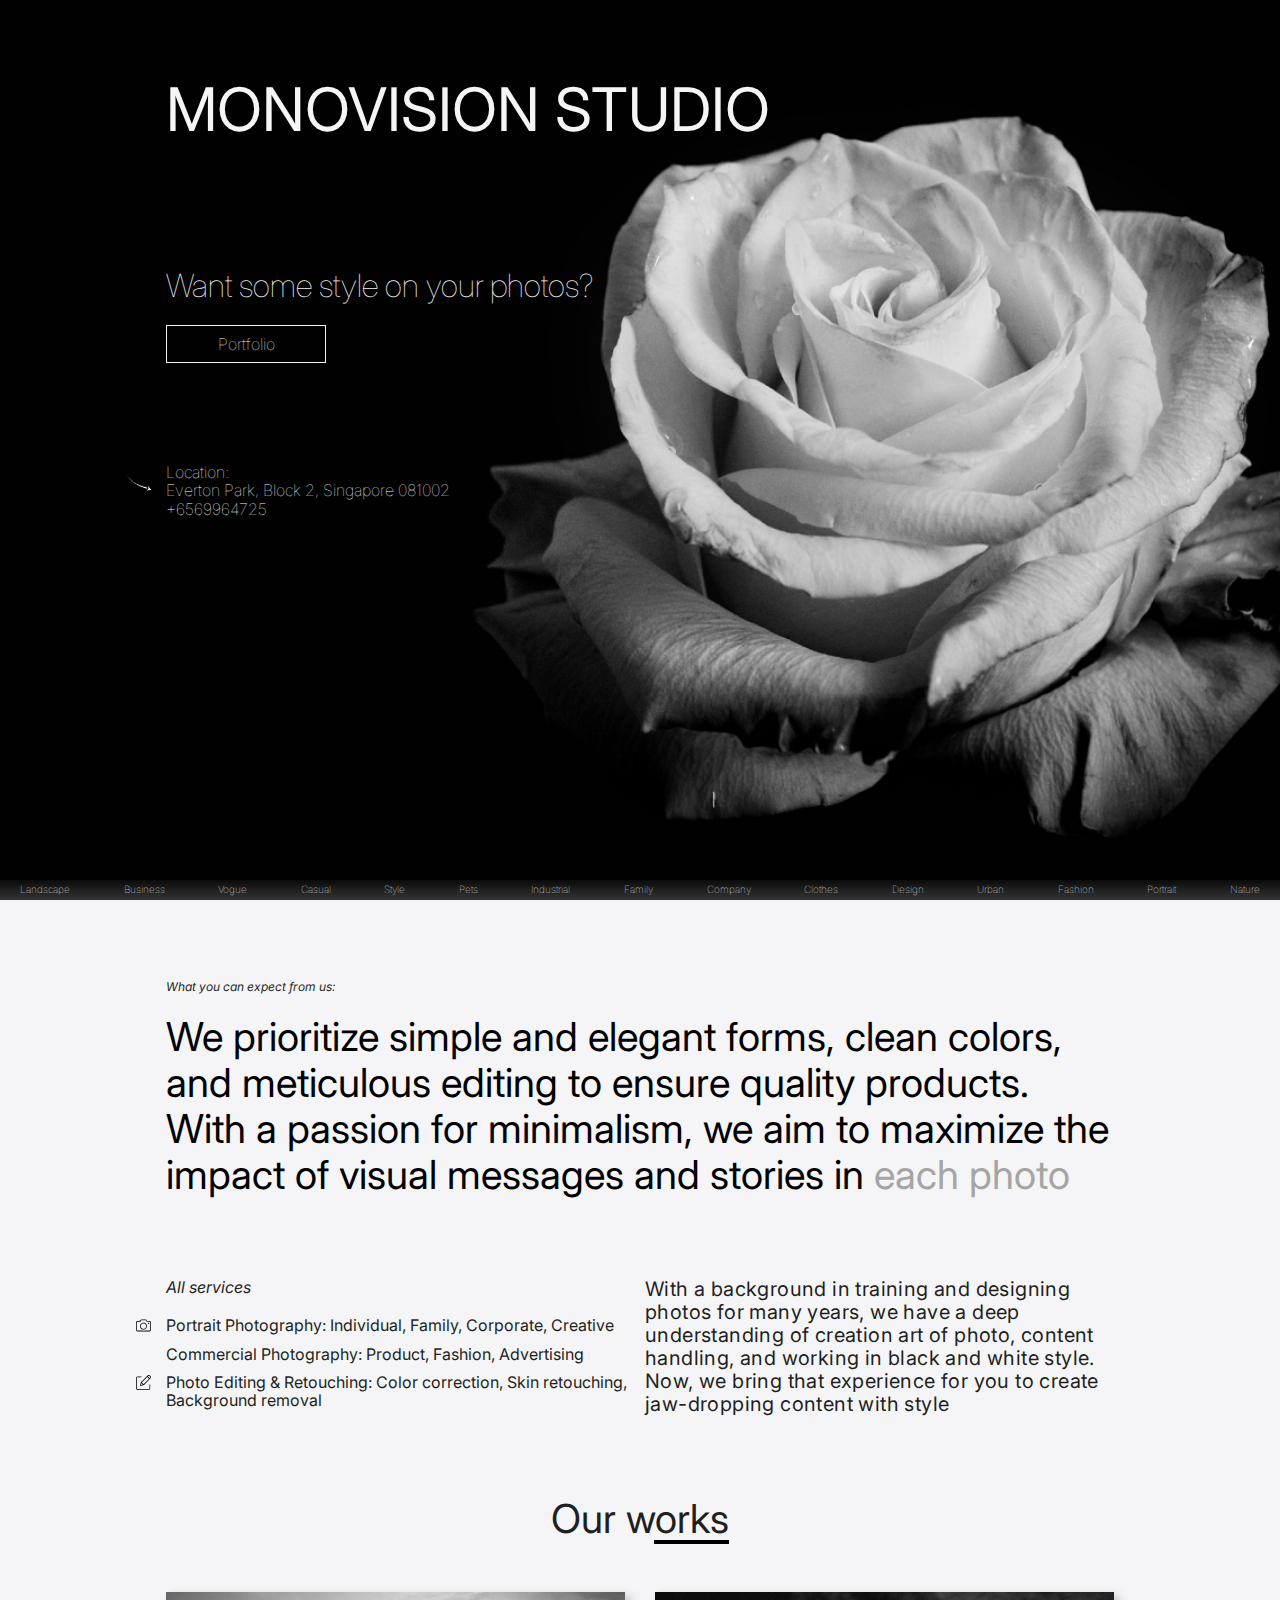
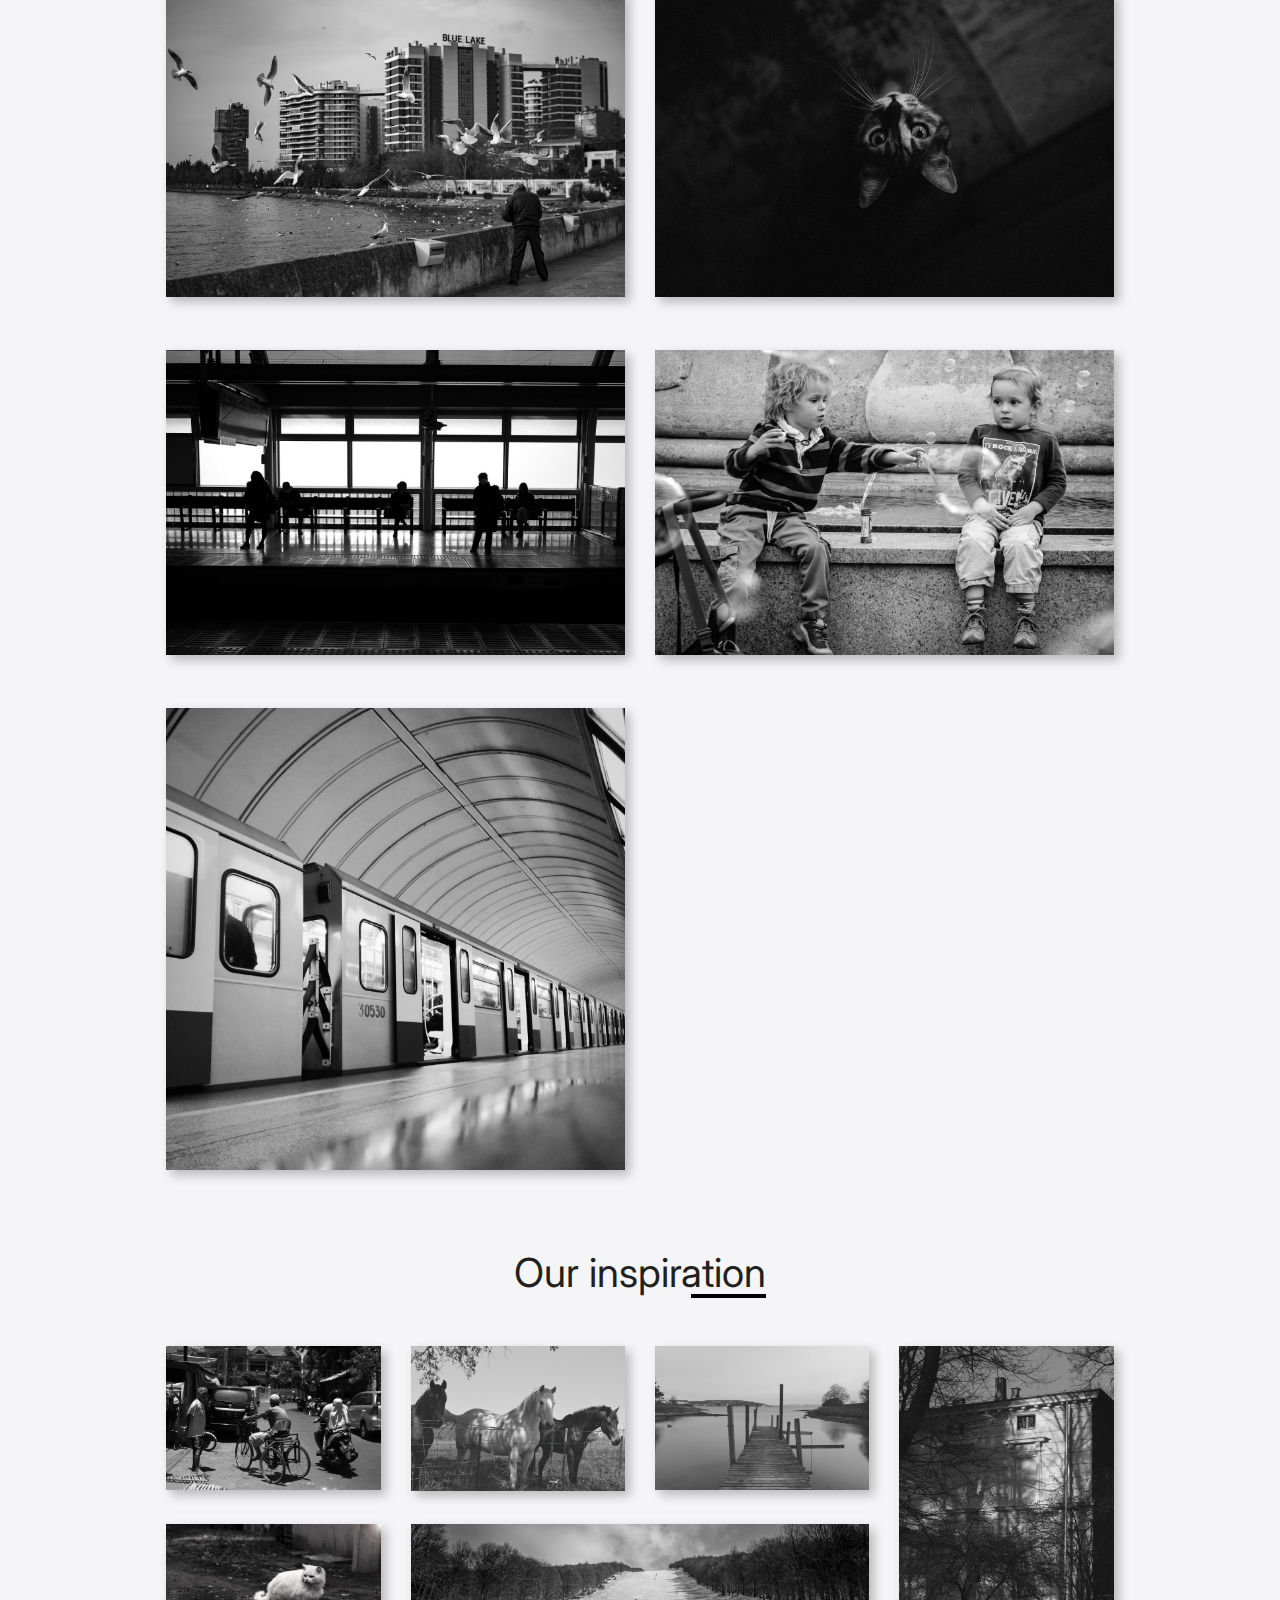
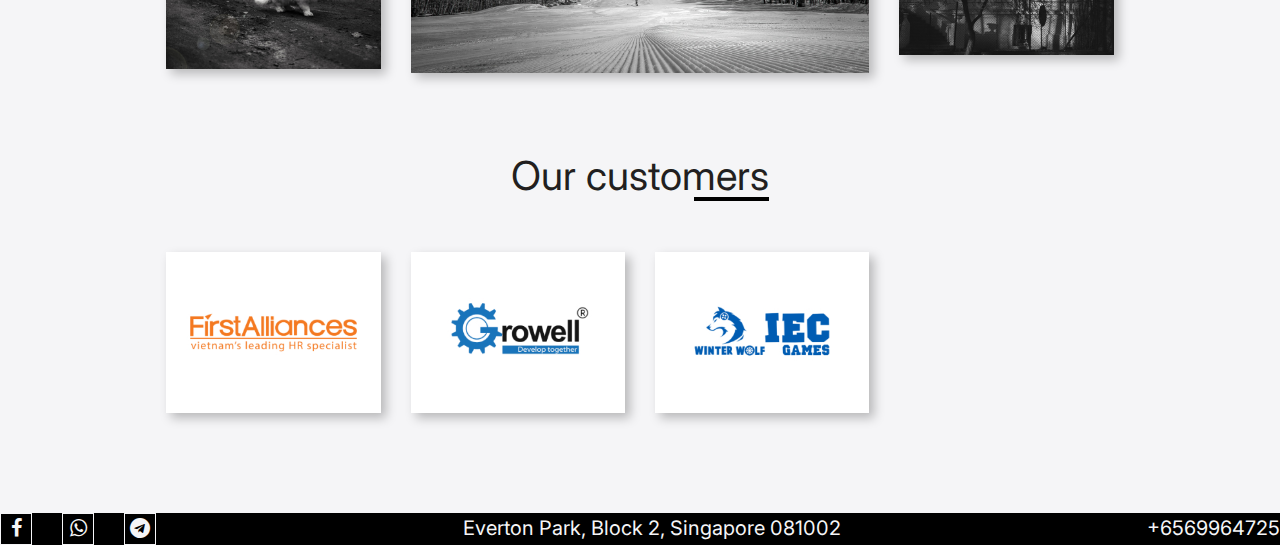
<file: index.html>
<!DOCTYPE html>
<html lang="en">
<head>
    <meta charset="UTF-8">
    <meta name="viewport" content="width=device-width, initial-scale=1.0">
    <meta name="description" content="Website for Monovision studio">
    <meta name="author" content="Bendik Olha">
    <title>Monovision Studio</title>
    <link rel="icon" type="img/x-icon" href="favicon.ico">
    <link rel="stylesheet" href="css/modern-normalize.css">
    <link rel="preconnect" href="https://fonts.googleapis.com">
    <link rel="preconnect" href="https://fonts.gstatic.com" crossorigin>
    <link href="https://fonts.googleapis.com/css2?family=Inter:opsz@14..32&display=swap" rel="stylesheet">
    <link rel="stylesheet" href="css/fontello.css">

    <link rel="stylesheet" href="css/style.css?version=1.2">
</head>
<body>

    <main>
    <section class="promo">
        <div class="container">
            <h1 class="promo__title">Monovision Studio</h1>
            <h2 class="promo__subtitle">Want some style on your photos?</h2>
            <a href="#portfolio" class="btn">Portfolio</a>
            <div class="promo__address">
                Location:
                <address>Everton Park, Block 2, Singapore 081002 </address>
                <a href="tel:+6569964725">+6569964725</a>
            </div>
          </div>
          <ul class="keywords">
            <li>Landscape</li>
            <li>Business</li>
            <li>Vogue</li>
            <li>Casual</li>
            <li>Style</li>
            <li>Pets</li>
            <li>Industrial</li>
            <li>Family</li>
            <li>Company</li>
            <li>Clothes</li>
            <li>Design</li>
            <li>Urban</li>
            <li>Fashion</li>
            <li>Portrait</li>
            <li>Nature</li>
          </ul>
        </section>

        <section class="about">
            <div class="container">
                <h2 class="about__title">What you can expect from us:</h2>
                <p class="about__text">We prioritize simple and elegant forms, clean colors, and meticulous editing to ensure quality products. With a passion
                for minimalism, we aim to maximize the impact of visual messages and stories in <span>each photo</span>
            </p>
            <div class="services">
                <div class="services__items">
                    <div class="services__items__subtitle">
                        All services
                    </div>
                    <ul>
                        <li>Portrait Photography: Individual, Family, Corporate, Creative

                        </li>
                        <li>Commercial Photography: Product, Fashion, Advertising

                        </li>
                        <li>Photo Editing & Retouching: Color correction, Skin retouching, Background removal

                        </li>
                    </ul>

                </div>
                <p class="services__text">
                    With a background in training and designing photos for many years, we have a deep understanding of creation art of
                    photo, content handling, and working in black and white style.
                    <br>Now, we bring that experience for you to create jaw-dropping content with style
                </p>
            </div>
            </div>
        </section>

        <section class="works">
            <div id = 'portfolio' class="container">

                <h2 class="title"><span>Our works</span>
                </h2>

                <div class="works__grid">
                    <img src="img/bridge.jpg" alt="bridge">
                    <img src="img/cat.jpg" alt="cat">
                    <img src="img/train.jpg" alt="train">
                    <img src="img/children.jpg" alt="two children">
                    <img src="img/underground.jpg" alt="underground">
                </div>

            </div>
        </section>

        <section class="inspiration">
            <div class="container">

                <h2 class="title"><span>Our inspiration</span></h2>

                <div class="inspiration__foto">
                    <img src="img/man.jpg" alt="mans">
                    <img src="img/horses.jpg" alt="horses">
                    <img src="img/bridge_inspiration.jpg" alt="bridge inspiration">
                    <img id='tenement' src="img/tenement.jpg" alt="tenement">
                    <img src="img/cat_inspiration.jpg" alt="cat inspiration">
                    <img id = 'sky' src="img/sky.jpg" alt="sky">    
                </div>

            </div>
        </section>
        <section class="costomers">
            <div class="container">
                <h2 class="title"><span>Our customers</span></h2>
                <div class="costomer__wrapper">
                    <img src="logo/logo-first-alliances.jpg" alt="logo-first-alliances">
                    <img src="logo/logo-growell.jpg" alt="logo-growell">
                    <img src="logo/logo-iec-winter-wolf.jpg" alt="logo-iec-winter-wolf">
                </div>
            </div>
        </section>

        <footer class = "footer">
                <ul class="footer__icons">
                        <li>
                            <a href="#" class="footer__link">
                             <span class="icon-facebook"></span>
                            </a>
                        </li>
                        <li>
                            <a href="#" class="footer__link">
                                <span class="icon-whatsapp"></span>
                            </a>
                        </li>
                        <li>
                            <a href="#" class="footer__link">
                                 <span class="icon-telegram"></span>
                            </a>
                        </li>
                </ul>
                <address class="footer__address">
                    Everton Park, Block 2, Singapore 081002
                </address>
                <a class ="footer__tel" href="tel:+6569964725">+6569964725</a>
        </footer>
      
    </main>

</body>
</html>
</file>
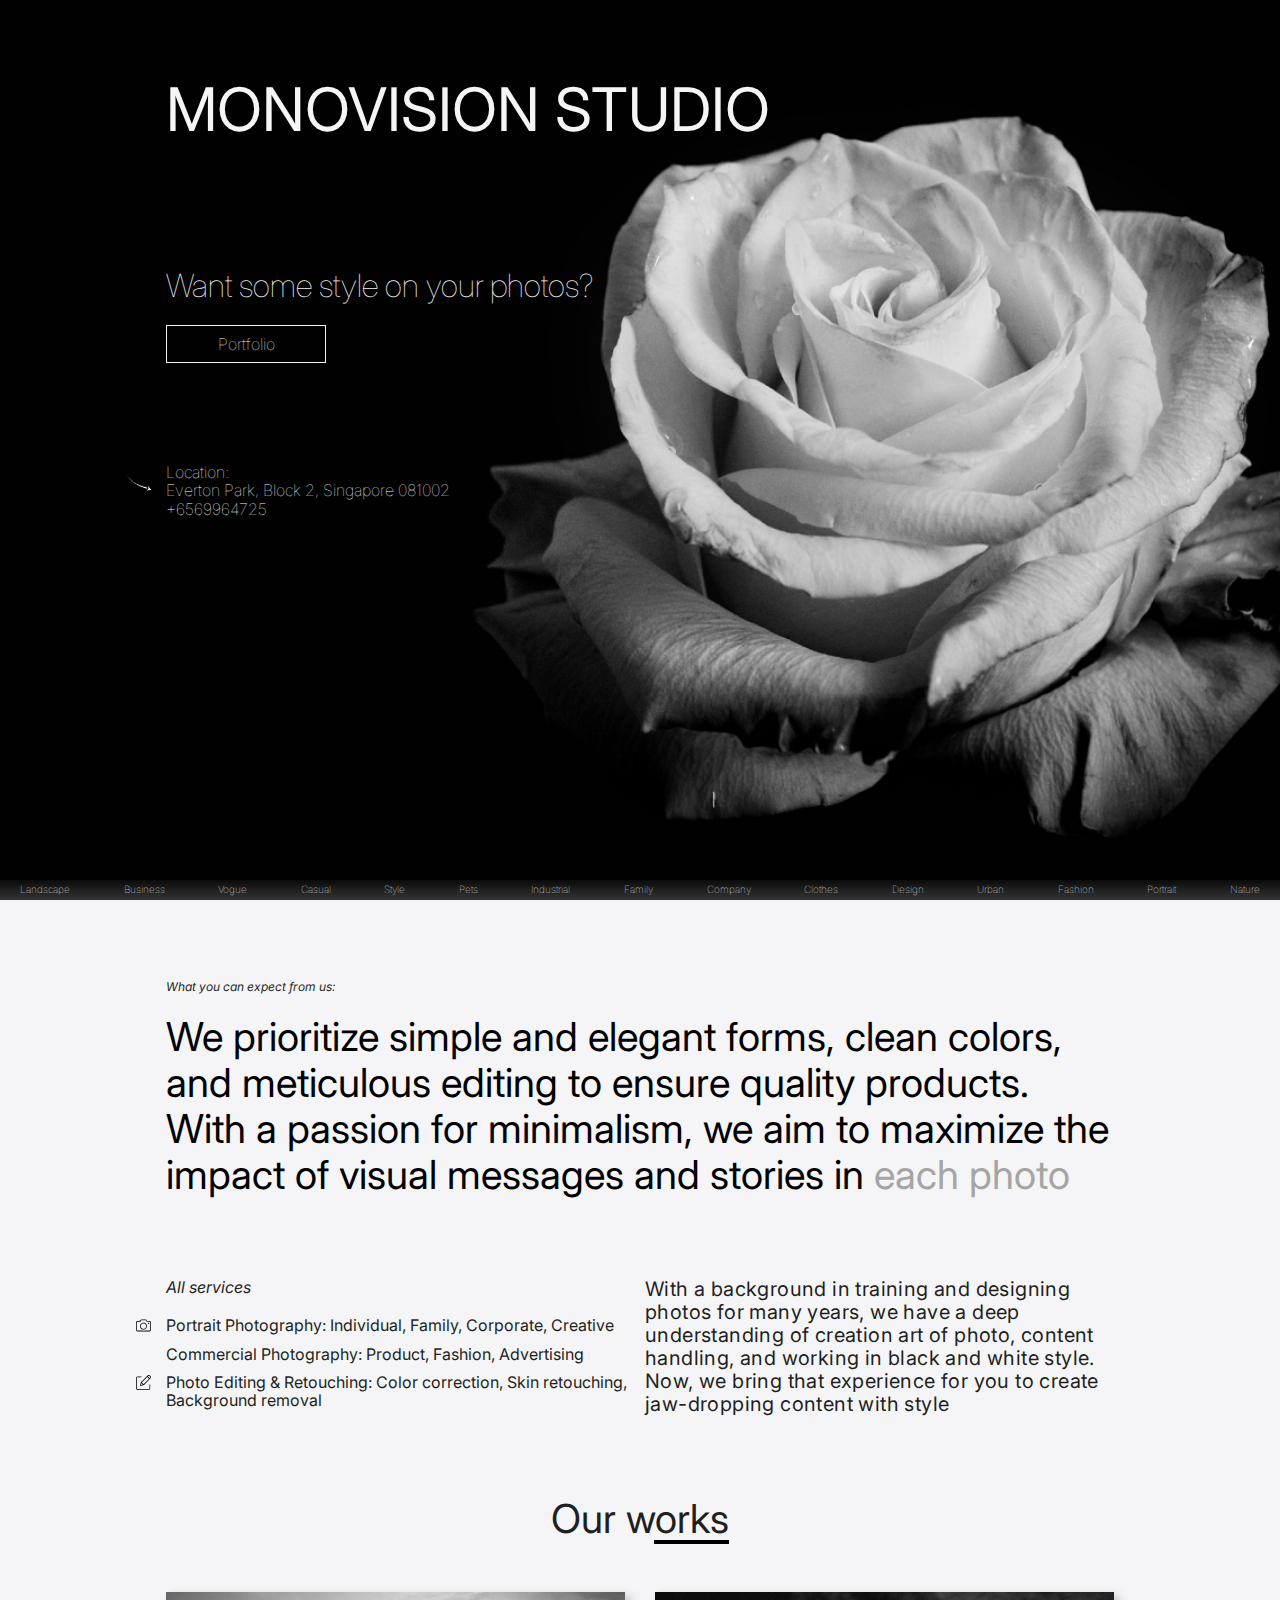
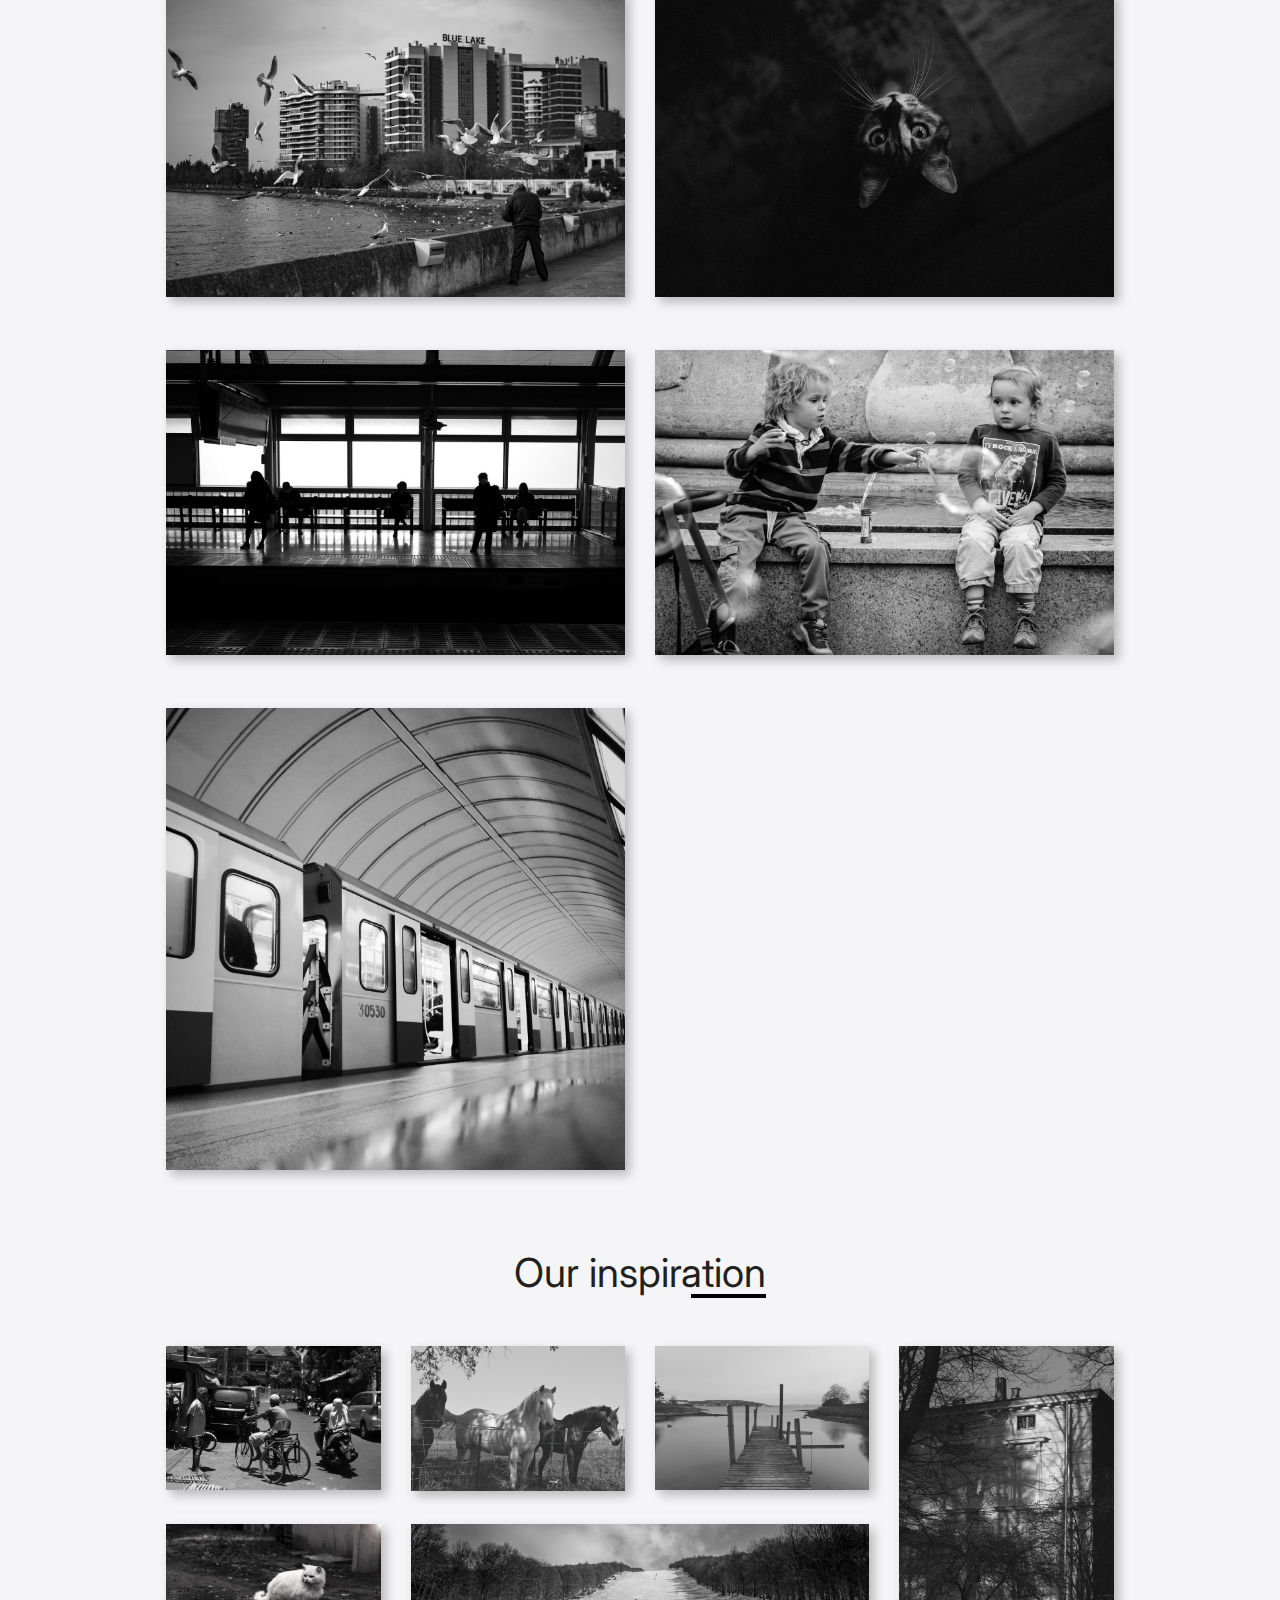
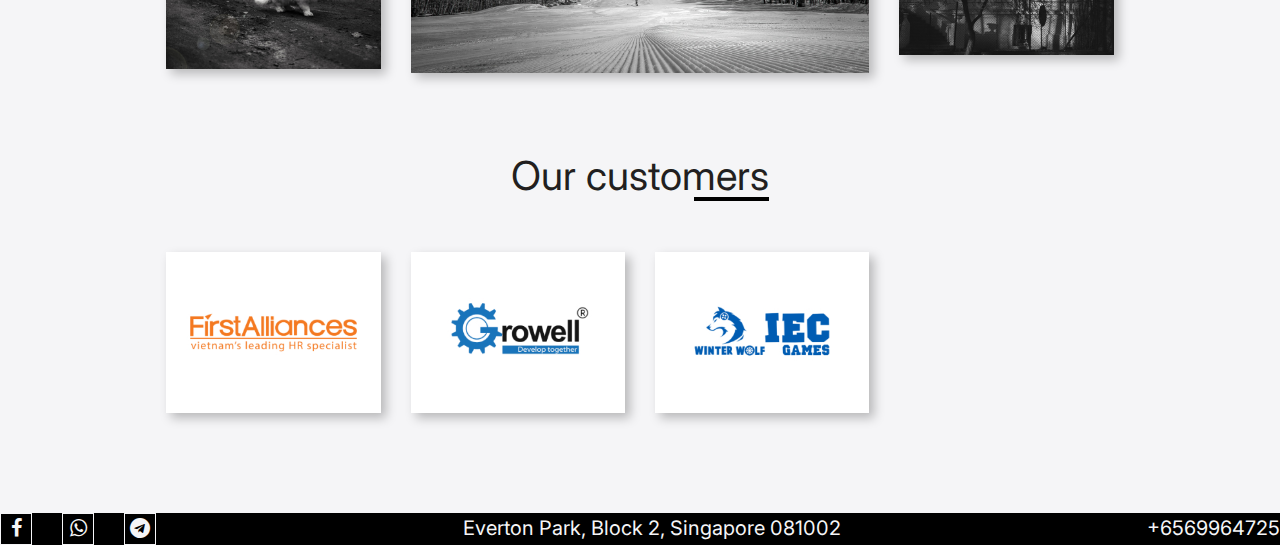
<file: Monovision studio/src/index.html>
<!DOCTYPE html>
<html lang="en">
<head>
    <meta charset="UTF-8">
    <meta name="viewport" content="width=device-width, initial-scale=1.0">
    <meta name="description" content="Website for Monovision studio">
    <meta name="author" content="Bendik Olha">
    <title>Monovision Studio</title>
    <link rel="icon" type="img/x-icon" href="favicon.ico">
    <link rel="stylesheet" href="css/modern-normalize.css">
    <link rel="preconnect" href="https://fonts.googleapis.com">
    <link rel="preconnect" href="https://fonts.gstatic.com" crossorigin>
    <link href="https://fonts.googleapis.com/css2?family=Inter:opsz@14..32&display=swap" rel="stylesheet">
    <link rel="stylesheet" href="css/fontello.css">

    <link rel="stylesheet" href="css/style.css?version=1.2">
</head>
<body>

    <main>
    <section class="promo">
        <div class="container">
            <h1 class="promo__title">Monovision Studio</h1>
            <h2 class="promo__subtitle">Want some style on your photos?</h2>
            <a href="#portfolio" class="btn">Portfolio</a>
            <div class="promo__address">
                Location:
                <address>Everton Park, Block 2, Singapore 081002 </address>
                <a href="tel:+6569964725">+6569964725</a>
            </div>
          </div>
          <ul class="keywords">
            <li>Landscape</li>
            <li>Business</li>
            <li>Vogue</li>
            <li>Casual</li>
            <li>Style</li>
            <li>Pets</li>
            <li>Industrial</li>
            <li>Family</li>
            <li>Company</li>
            <li>Clothes</li>
            <li>Design</li>
            <li>Urban</li>
            <li>Fashion</li>
            <li>Portrait</li>
            <li>Nature</li>
          </ul>
        </section>

        <section class="about">
            <div class="container">
                <h2 class="about__title">What you can expect from us:</h2>
                <p class="about__text">We prioritize simple and elegant forms, clean colors, and meticulous editing to ensure quality products. With a passion
                for minimalism, we aim to maximize the impact of visual messages and stories in <span>each photo</span>
            </p>
            <div class="services">
                <div class="services__items">
                    <div class="services__items__subtitle">
                        All services
                    </div>
                    <ul>
                        <li>Portrait Photography: Individual, Family, Corporate, Creative

                        </li>
                        <li>Commercial Photography: Product, Fashion, Advertising

                        </li>
                        <li>Photo Editing & Retouching: Color correction, Skin retouching, Background removal

                        </li>
                    </ul>

                </div>
                <p class="services__text">
                    With a background in training and designing photos for many years, we have a deep understanding of creation art of
                    photo, content handling, and working in black and white style.
                    <br>Now, we bring that experience for you to create jaw-dropping content with style
                </p>
            </div>
            </div>
        </section>

        <section class="works">
            <div id = 'portfolio' class="container">

                <h2 class="title"><span>Our works</span>
                </h2>

                <div class="works__grid">
                    <img src="img/bridge.jpg" alt="bridge">
                    <img src="img/cat.jpg" alt="cat">
                    <img src="img/train.jpg" alt="train">
                    <img src="img/children.jpg" alt="two children">
                    <img src="img/underground.jpg" alt="underground">
                </div>

            </div>
        </section>

        <section class="inspiration">
            <div class="container">

                <h2 class="title"><span>Our inspiration</span></h2>

                <div class="inspiration__foto">
                    <img src="img/man.jpg" alt="mans">
                    <img src="img/horses.jpg" alt="horses">
                    <img src="img/bridge_inspiration.jpg" alt="bridge inspiration">
                    <img id='tenement' src="img/tenement.jpg" alt="tenement">
                    <img src="img/cat_inspiration.jpg" alt="cat inspiration">
                    <img id = 'sky' src="img/sky.jpg" alt="sky">    
                </div>

            </div>
        </section>
        <section class="costomers">
            <div class="container">
                <h2 class="title"><span>Our customers</span></h2>
                <div class="costomer__wrapper">
                    <img src="logo/logo-first-alliances.jpg" alt="logo-first-alliances">
                    <img src="logo/logo-growell.jpg" alt="logo-growell">
                    <img src="logo/logo-iec-winter-wolf.jpg" alt="logo-iec-winter-wolf">
                </div>
            </div>
        </section>

        <footer class = "footer">
                <ul class="footer__icons">
                        <li>
                            <a href="#" class="footer__link">
                             <span class="icon-facebook"></span>
                            </a>
                        </li>
                        <li>
                            <a href="#" class="footer__link">
                                <span class="icon-whatsapp"></span>
                            </a>
                        </li>
                        <li>
                            <a href="#" class="footer__link">
                                 <span class="icon-telegram"></span>
                            </a>
                        </li>
                </ul>
                <address class="footer__address">
                    Everton Park, Block 2, Singapore 081002
                </address>
                <a class ="footer__tel" href="tel:+6569964725">+6569964725</a>
        </footer>
      
    </main>

</body>
</html>
</file>
<file: css/fontello.css>
@font-face {
  font-family: 'fontello';
  src: url('../font/fontello.eot?3484153');
  src: url('../font/fontello.eot?3484153#iefix') format('embedded-opentype'),
       url('../font/fontello.woff2?3484153') format('woff2'),
       url('../font/fontello.woff?3484153') format('woff'),
       url('../font/fontello.ttf?3484153') format('truetype'),
       url('../font/fontello.svg?3484153#fontello') format('svg');
  font-weight: normal;
  font-style: normal;
}
/* Chrome hack: SVG is rendered more smooth in Windozze. 100% magic, uncomment if you need it. */
/* Note, that will break hinting! In other OS-es font will be not as sharp as it could be */
/*
@media screen and (-webkit-min-device-pixel-ratio:0) {
  @font-face {
    font-family: 'fontello';
    src: url('../font/fontello.svg?3484153#fontello') format('svg');
  }
}
*/
[class^="icon-"]:before, [class*=" icon-"]:before {
  font-family: "fontello";
  font-style: normal;
  font-weight: normal;
  speak: never;

  display: inline-block;
  text-decoration: inherit;
  width: 1em;
  margin-right: .2em;
  text-align: center;
  /* opacity: .8; */

  /* For safety - reset parent styles, that can break glyph codes*/
  font-variant: normal;
  text-transform: none;

  /* fix buttons height, for twitter bootstrap */
  line-height: 1em;

  /* Animation center compensation - margins should be symmetric */
  /* remove if not needed */
  margin-left: .2em;

  /* you can be more comfortable with increased icons size */
  /* font-size: 120%; */

  /* Font smoothing. That was taken from TWBS */
  -webkit-font-smoothing: antialiased;
  -moz-osx-font-smoothing: grayscale;

  /* Uncomment for 3D effect */
  /* text-shadow: 1px 1px 1px rgba(127, 127, 127, 0.3); */
}

.icon-facebook:before { content: '\f09a'; } /* '' */
.icon-whatsapp:before { content: '\f232'; } /* '' */
.icon-telegram:before { content: '\f2c6'; } /* '' */
</file>
<file: css/style.css>
h1,
h2,
h3,
h4,
h5,
figure,
p,
ol,
ul {
    margin: 0;
}

ol[role="list"],
ul[role="list"] {
    list-style: none;
    padding-inline: 0;
}

h1,
h2,
h3,
h4,
h5 {
    font-size: inherit;
    font-weight: inherit;
}

img {
    display: block;
    max-inline-size: 100%;
}

:root {
    --light-color: #F5F5F7;
    --dark-color: #221F20;
    --container-padding-inline: 13%;
    --footerr-padding-inline: 10%;

    @media screen and (max-width: 768px){
        --container-padding-inline: 6%;
        --footerr-padding-inline: 6%;
    }
    @media screen and (max-width: 576px) {
        --container-padding-inline: 15px;
        --footerr-padding-inline: 15px;
    }
} 


html {
    font-family: "Inter", sans-serif;
    scroll-behavior: smooth;
}

.title {
    font-weight: 400;
    font-size: 40px;
    text-align: center;
    color: var(--dark-color, #221F20);
    span{
        position: relative;
    }

    span::after{
        content: '';
        display: block;
        position: absolute;
        bottom: -1px;
        right: 0;
        border: 2px solid #000;
        width: 75px;
        height: 0px;
    }

    @media screen and (max-width: 768px){
        font-size: 36px;
    }

    @media screen and (max-width: 576px){
        font-size: 24px;
    }
}

.container{
    padding: 0 var(--container-padding-inline);
}

.promo{
    position: relative;
    min-height: 100vh;
    background: url(../img/background_desktop.jpg) center center / cover no-repeat;
    padding-top: 75px;

    @media screen and (max-width: 768px){
        &{
            background-image: url(../img/tablet_bg.jpg.jpg);
        }
    }
    @media screen and (max-width: 750px){
        min-height: 500px;
        padding-top: 50px;
    }
}

.promo__title{
    font-weight: 400;
    font-size: 60px;
    text-transform: uppercase;
    color: var(--light-color, #f5f5f7);
    @media screen and (max-width: 768px) {
        & {
                font-size: 48px;
        }
    }
    @media screen and (max-width: 576px) {
        & {
                font-size: 26px;
        }
    }
}

.promo__subtitle{
    font-weight: 100;
    font-size: 32px;
    color: var(--light-color, #f5f5f7);
    margin-top: 124px;
    @media screen and (max-width: 768px){
        &{
            margin-top: 80px;
        }
    }

    @media screen and (max-width: 576px) {
        & {
            margin-top: 30px;
            font-size: 16px;
        }
    }
}

.btn{
    display: flex;
    justify-content: center;
    align-items: center;
    text-decoration: none;
    border: 1px solid var(--light-color, #f5f5f7);
    width: 160px;
    min-height: 38px;
    font-weight: 100;
    font-size: 16px;
    background: rgba(217, 217, 217, 0);
    color: var(--light-color, #f5f5f7);
    margin-top: 20px;
    padding: 3px 10px;
    cursor:pointer;
    transition: all 0.3s ease-out;

    @media screen and (max-width: 576px) {
        & {
            font-size: 14px;
            width: 120px;
            min-height: 30px;
        }
    }

}

.btn:hover{
    font-weight: 500;
    box-shadow: 5px 5px 10px 0 rgba(255, 255, 255, 0.62);

}

.promo__address{
    position: relative;
    margin-top: 100px;
    font-weight: 100;
    font-size: 16px;
    color: var(--light-color, #f5f5f7);

    address{
        font-style: normal;
    }

    a {
            color: inherit;
            text-decoration: none;
    }

    &::before{
        content: '';
        display: block;
        position: absolute;
        left: -45px;
        top: -17px;
        width:  40px;
        height: 49px;
        background: url(../icons/Arrow.svg) center center / cover no-repeat;
        color:#F5F5F7;
    }

    @media screen and (max-width: 768px) {
        &{
            margin-top: 80px;
        }
        &::before{
        left: -40px;
        }
    }

    @media screen and (max-width: 750px){
        &::before {
        display: none;  
        }
    }
    @media screen and (max-width: 576px) {
        &{
            margin-top: 233px;
        }
    }
}

.keywords{
    display: flex;
    justify-content: space-between;
    align-items: center;
    position: absolute;
    bottom: 0;
    width: 100%;
    height: 20px;
    background: linear-gradient(
        180deg, 
        rgba(255, 255, 255, 0.04) 0%,
        rgba(255, 255, 255, 0.12) 50%, 
        rgba(255, 255, 255, 0.2) 100%
        );
        padding: 0 360px;
        li{
            list-style-type: none;
            font-weight: 100;
            font-size: 10px;
            color: var(--light-color, #f5f5f7);       
         }

        @media screen and (max-width: 1440px) {    
            &{
                padding: 0 20px;
            }

        }

        @media screen and (max-width: 768px){
            & li{
                display: none;
            }
            & li:nth-child(-n+9){
                display: list-item;
            }
        }
        @media screen and (max-width: 768px) {
            & li {
                display: none;
            }
        
            & li:nth-child(-n+9) {
                display: list-item;
            }
        }

        @media screen and (max-width: 576px) {
            &{
                margin-top: 10px;
            }
            & li:nth-last-child(-n+11) {
                display: none;
            }
        }
        
}

.about{
    background-color: var(--light-color, #f5f5f7);
    padding-top: 80px;

    @media screen and (max-width: 768px) {
        padding-top: 50px;
    }

}
.about__title{
    font-style: italic;
    font-weight: 400;
    font-size: 12px;
    color: var(--dark-color, #221F20);
}

.about__text{
    max-width: 1100px;
    font-weight: 400;
    font-size: 40px;
    margin-top: 20px;
    span{
        color:#a5a5a5;
    }

    @media screen and (max-width: 768px){
        font-size: 24px;
    }

    @media screen and (max-width: 375px) {
        font-size: 16px;
    }

}

.services{
    display: flex;
    margin-top: 80px;
    column-gap: 10px;

    @media screen and (max-width: 768px){
        &{
            flex-direction: column;
            margin-top: 40px;
        }
    }

}

.services__items{
    width: 50%;
    
    ul{
        margin-top: 20px;
        padding: 0;
    }

    li{
        position: relative;
        margin-top: 10px;
        font-weight: 400;
        font-size: 16px;
        color: var(--dark-color, #221F20);   
        list-style-type: none;

        &:first-child::before{
            content: '';
            display: block;
            position: absolute;
            top: 2px;
            left: -30px;
            width: 15px;
            height: 15px;
            background: url(../icons/Camera.svg) center center / cover no-repeat;
            
        }

        &:nth-child(3)::before {
            content: '';
            display: block;
            position: absolute;
            top: 2px;
            left: -30px;
            width: 15px;
            height: 15px;
            background: url(../icons/edit.svg) center center / cover no-repeat;
        }   

        @media screen and (max-width: 768px) {
            &:first-child::before {
                left: -25px;
            }

            &:nth-child(3)::before{
                left: -25px;
            }
        }

        @media screen and (max-width: 576px) {
            &:first-child::before {
                display: none;
            }
            
            &:nth-child(3)::before {
                display: none;
            }

            font-size: 14px;
        }

    }

    @media screen and (max-width: 768px) {
        & {
            width: 100%;
        }
    }
}

.services__items__subtitle{
    font-style: italic;
    font-weight: 400;
    font-size: 16px;
    color: var(--dark-color, #221F20);

     @media screen and (max-width: 375px){
        font-size: 12px;   
    } 
}

.services__text{
    width: 50%;
    font-weight: 400;
    font-size: 20px;
    letter-spacing: 0.02em;
    color: var(--dark-color, #221F20);

    @media screen and (max-width: 768px){
        margin-top: 40px;
        width: 100%;
    }

    @media screen and (max-width: 375px) {
        margin-top: 20px;
        font-size: 12px;
    }
}

.works{
    padding-top: 80px;
    background-color: var(--light-color);

    @media screen and (max-width: 768px) {
        padding-top: 50px;
    }

}

.works__grid{
    margin-top: 50px;
    display: grid;
    grid-template-columns: repeat(2, 1fr);
    grid-template-rows: repeat(2, 1fr) 1.5fr;
    row-gap: 50px;
    column-gap: 30px;
    img{
        width: 100%;
        box-shadow: 5px 5px 10px 0px rgba(0, 0, 0, 0.25);
    }

    @media screen and (max-width: 768px) {
        gap: 30px 20px;
        margin-top: 40px;
    }

    @media screen and (max-width:576px){
        display: grid;
        grid-template-columns: 1fr;
        grid-template-rows: repeat(4, 1fr) 1.5fr;

        row-gap: 30px;
        column-gap: 0px;
    }
}

.inspiration{
    padding-top: 80px;
    background-color: var(--light-color);

    @media screen and (max-width: 768px){
        padding-top: 50px;
        font-size: 36px;
    }

    @media screen and (max-width: 375px) {
        font-size: 24px;
    }
}

.inspiration__foto{
    margin-top: 50px;
    display: grid;
    grid-template-columns: repeat(4, 1fr);
    grid-template-rows: repeat(2, 1fr);
    gap: 30px;

    img{
        width: 100%;
        box-shadow: 5px 5px 10px 0px rgba(0, 0, 0, 0.25);
    }

    @media screen and (max-width: 768px) {
        margin-top: 40px;
        display: grid;
        grid-template-columns: repeat(2, 1fr);
        grid-template-rows: repeat(4, 1fr);
        gap: 30px 20px;
    }

    @media screen and (max-width: 576px) {
        margin-top: 40px;
        display: grid;
        grid-template-columns: 1fr;
        grid-template-rows: repeat(6, 1fr) 0.5fr; 
        gap: 20px;
    }
}

#tenement {
    grid-row: 1/3;
    grid-column: 4/5;

    @media screen and (max-width: 768px){
        grid-row: 2/4;
        grid-column: 2/3;
    }

     @media screen and (max-width: 576px) {
        grid-column: 1/2;
        grid-row: 4/6;
    }  
}

#sky {
    grid-column: 2/4;

    @media screen and (max-width: 768px) {
        grid-column: 1/3;
    }

     @media screen and (max-width: 576px) {
        grid-column: 1/2;
        grid-row: 7/8;
    } 
}

.costomers{
    padding-top: 80px;
    padding-bottom: 100px;
    background-color: var(--light-color);

    @media screen and (max-width: 768px) {
       padding: 50px;
    }
    @media screen and (max-width: 576px) {
        padding-top: 51px;
        padding-bottom: 50px;
    }
}

.costomer__wrapper{
    display: flex;
    margin-top: 53px;
    flex-wrap: wrap;
    gap: 30px;
    object-fit: cover;

    img{
        width: calc((100% - 90px) / 4);
        box-shadow: 5px 5px 10px 0px rgba(0, 0, 0, 0.25);
    }

    @media screen and (max-width: 768px){
        &{
            margin-top: 43px;
            gap: 20px;
        }
        
        img{
            width: calc((100% - 60px) / 4);
        }
    }

    @media screen and (max-width: 576px){
        & {
        margin-top: 33px;
        row-gap: 20px;
        column-gap: 36px;
        justify-content: space-between;
        }
        img{
            width: calc((100% - 36px) / 4);
        }

    }

}

.footer {
    display: flex;
    justify-content: space-between;
    align-items: center;
    padding: 88px var(--footer-padding-inline);
    background: #000;
    font-weight: 400;
    font-size: 20px;
    color: var(--light-color, #f5f5f7);

    @media screen and (max-width: 1024px){
        font-size: 16px;
    }

    @media screen and (max-width: 768px){
        padding: 30px var(--footer-padding-inline) 40px var(--footer-padding-inline);
        flex-direction: column;
        align-items: flex-start;
        row-gap: 30px;
    }

    @media screen and (max-width: 576px) {
        align-items: center;
    }
}

.footer__address{
    font-style: normal;

    @media screen and (max-width: 576px) {
        & {
            order: 3;
        }
    }
}

.footer__tel{
    color: var(--light-color, #f5f5f7);
    text-decoration: none;

    @media screen and (max-width: 576px){
        order: 2;
    }
}

.footer__icons{
    display: flex;
    padding-left: 0;
    column-gap: 30px;
    list-style: none;
    li{
        border: 1px solid var(--light-color);
        background: rgba(217, 217, 217, 0);
        width: 32px;
        height: 32px;

        a{
            display: flex;
            justify-content: center;
            align-items: center;
            width: 100%;
            height: 100%;
            color:#f5f5f7;
        }
    }

    @media screen and (max-width: 1024px) {
        column-gap: 27px;
    }

    @media screen and (max-width: 576px){
        &{
            order: 1;
        }
    }
}
</file>
<file: Monovision studio/src/css/fontello.css>
@font-face {
  font-family: 'fontello';
  src: url('../font/fontello.eot?3484153');
  src: url('../font/fontello.eot?3484153#iefix') format('embedded-opentype'),
       url('../font/fontello.woff2?3484153') format('woff2'),
       url('../font/fontello.woff?3484153') format('woff'),
       url('../font/fontello.ttf?3484153') format('truetype'),
       url('../font/fontello.svg?3484153#fontello') format('svg');
  font-weight: normal;
  font-style: normal;
}
/* Chrome hack: SVG is rendered more smooth in Windozze. 100% magic, uncomment if you need it. */
/* Note, that will break hinting! In other OS-es font will be not as sharp as it could be */
/*
@media screen and (-webkit-min-device-pixel-ratio:0) {
  @font-face {
    font-family: 'fontello';
    src: url('../font/fontello.svg?3484153#fontello') format('svg');
  }
}
*/
[class^="icon-"]:before, [class*=" icon-"]:before {
  font-family: "fontello";
  font-style: normal;
  font-weight: normal;
  speak: never;

  display: inline-block;
  text-decoration: inherit;
  width: 1em;
  margin-right: .2em;
  text-align: center;
  /* opacity: .8; */

  /* For safety - reset parent styles, that can break glyph codes*/
  font-variant: normal;
  text-transform: none;

  /* fix buttons height, for twitter bootstrap */
  line-height: 1em;

  /* Animation center compensation - margins should be symmetric */
  /* remove if not needed */
  margin-left: .2em;

  /* you can be more comfortable with increased icons size */
  /* font-size: 120%; */

  /* Font smoothing. That was taken from TWBS */
  -webkit-font-smoothing: antialiased;
  -moz-osx-font-smoothing: grayscale;

  /* Uncomment for 3D effect */
  /* text-shadow: 1px 1px 1px rgba(127, 127, 127, 0.3); */
}

.icon-facebook:before { content: '\f09a'; } /* '' */
.icon-whatsapp:before { content: '\f232'; } /* '' */
.icon-telegram:before { content: '\f2c6'; } /* '' */
</file>
<file: Monovision studio/src/css/style.css>
h1,
h2,
h3,
h4,
h5,
figure,
p,
ol,
ul {
    margin: 0;
}

ol[role="list"],
ul[role="list"] {
    list-style: none;
    padding-inline: 0;
}

h1,
h2,
h3,
h4,
h5 {
    font-size: inherit;
    font-weight: inherit;
}

img {
    display: block;
    max-inline-size: 100%;
}

:root {
    --light-color: #F5F5F7;
    --dark-color: #221F20;
    --container-padding-inline: 13%;
    --footerr-padding-inline: 10%;

    @media screen and (max-width: 768px){
        --container-padding-inline: 6%;
        --footerr-padding-inline: 6%;
    }
    @media screen and (max-width: 576px) {
        --container-padding-inline: 15px;
        --footerr-padding-inline: 15px;
    }
} 


html {
    font-family: "Inter", sans-serif;
    scroll-behavior: smooth;
}

.title {
    font-weight: 400;
    font-size: 40px;
    text-align: center;
    color: var(--dark-color, #221F20);
    span{
        position: relative;
    }

    span::after{
        content: '';
        display: block;
        position: absolute;
        bottom: -1px;
        right: 0;
        border: 2px solid #000;
        width: 75px;
        height: 0px;
    }

    @media screen and (max-width: 768px){
        font-size: 36px;
    }

    @media screen and (max-width: 576px){
        font-size: 24px;
    }
}

.container{
    padding: 0 var(--container-padding-inline);
}

.promo{
    position: relative;
    min-height: 100vh;
    background: url(../img/background_desktop.jpg) center center / cover no-repeat;
    padding-top: 75px;

    @media screen and (max-width: 768px){
        &{
            background-image: url(../img/tablet_bg.jpg.jpg);
        }
    }
    @media screen and (max-width: 750px){
        min-height: 500px;
        padding-top: 50px;
    }
}

.promo__title{
    font-weight: 400;
    font-size: 60px;
    text-transform: uppercase;
    color: var(--light-color, #f5f5f7);
    @media screen and (max-width: 768px) {
        & {
                font-size: 48px;
        }
    }
    @media screen and (max-width: 576px) {
        & {
                font-size: 26px;
        }
    }
}

.promo__subtitle{
    font-weight: 100;
    font-size: 32px;
    color: var(--light-color, #f5f5f7);
    margin-top: 124px;
    @media screen and (max-width: 768px){
        &{
            margin-top: 80px;
        }
    }

    @media screen and (max-width: 576px) {
        & {
            margin-top: 30px;
            font-size: 16px;
        }
    }
}

.btn{
    display: flex;
    justify-content: center;
    align-items: center;
    text-decoration: none;
    border: 1px solid var(--light-color, #f5f5f7);
    width: 160px;
    min-height: 38px;
    font-weight: 100;
    font-size: 16px;
    background: rgba(217, 217, 217, 0);
    color: var(--light-color, #f5f5f7);
    margin-top: 20px;
    padding: 3px 10px;
    cursor:pointer;
    transition: all 0.3s ease-out;

    @media screen and (max-width: 576px) {
        & {
            font-size: 14px;
            width: 120px;
            min-height: 30px;
        }
    }

}

.btn:hover{
    font-weight: 500;
    box-shadow: 5px 5px 10px 0 rgba(255, 255, 255, 0.62);

}

.promo__address{
    position: relative;
    margin-top: 100px;
    font-weight: 100;
    font-size: 16px;
    color: var(--light-color, #f5f5f7);

    address{
        font-style: normal;
    }

    a {
            color: inherit;
            text-decoration: none;
    }

    &::before{
        content: '';
        display: block;
        position: absolute;
        left: -45px;
        top: -17px;
        width:  40px;
        height: 49px;
        background: url(../icons/Arrow.svg) center center / cover no-repeat;
        color:#F5F5F7;
    }

    @media screen and (max-width: 768px) {
        &{
            margin-top: 80px;
        }
        &::before{
        left: -40px;
        }
    }

    @media screen and (max-width: 750px){
        &::before {
        display: none;  
        }
    }
    @media screen and (max-width: 576px) {
        &{
            margin-top: 233px;
        }
    }
}

.keywords{
    display: flex;
    justify-content: space-between;
    align-items: center;
    position: absolute;
    bottom: 0;
    width: 100%;
    height: 20px;
    background: linear-gradient(
        180deg, 
        rgba(255, 255, 255, 0.04) 0%,
        rgba(255, 255, 255, 0.12) 50%, 
        rgba(255, 255, 255, 0.2) 100%
        );
        padding: 0 360px;
        li{
            list-style-type: none;
            font-weight: 100;
            font-size: 10px;
            color: var(--light-color, #f5f5f7);       
         }

        @media screen and (max-width: 1440px) {    
            &{
                padding: 0 20px;
            }

        }

        @media screen and (max-width: 768px){
            & li{
                display: none;
            }
            & li:nth-child(-n+9){
                display: list-item;
            }
        }
        @media screen and (max-width: 768px) {
            & li {
                display: none;
            }
        
            & li:nth-child(-n+9) {
                display: list-item;
            }
        }

        @media screen and (max-width: 576px) {
            &{
                margin-top: 10px;
            }
            & li:nth-last-child(-n+11) {
                display: none;
            }
        }
        
}

.about{
    background-color: var(--light-color, #f5f5f7);
    padding-top: 80px;

    @media screen and (max-width: 768px) {
        padding-top: 50px;
    }

}
.about__title{
    font-style: italic;
    font-weight: 400;
    font-size: 12px;
    color: var(--dark-color, #221F20);
}

.about__text{
    max-width: 1100px;
    font-weight: 400;
    font-size: 40px;
    margin-top: 20px;
    span{
        color:#a5a5a5;
    }

    @media screen and (max-width: 768px){
        font-size: 24px;
    }

    @media screen and (max-width: 375px) {
        font-size: 16px;
    }

}

.services{
    display: flex;
    margin-top: 80px;
    column-gap: 10px;

    @media screen and (max-width: 768px){
        &{
            flex-direction: column;
            margin-top: 40px;
        }
    }

}

.services__items{
    width: 50%;
    
    ul{
        margin-top: 20px;
        padding: 0;
    }

    li{
        position: relative;
        margin-top: 10px;
        font-weight: 400;
        font-size: 16px;
        color: var(--dark-color, #221F20);   
        list-style-type: none;

        &:first-child::before{
            content: '';
            display: block;
            position: absolute;
            top: 2px;
            left: -30px;
            width: 15px;
            height: 15px;
            background: url(../icons/Camera.svg) center center / cover no-repeat;
            
        }

        &:nth-child(3)::before {
            content: '';
            display: block;
            position: absolute;
            top: 2px;
            left: -30px;
            width: 15px;
            height: 15px;
            background: url(../icons/edit.svg) center center / cover no-repeat;
        }   

        @media screen and (max-width: 768px) {
            &:first-child::before {
                left: -25px;
            }

            &:nth-child(3)::before{
                left: -25px;
            }
        }

        @media screen and (max-width: 576px) {
            &:first-child::before {
                display: none;
            }
            
            &:nth-child(3)::before {
                display: none;
            }

            font-size: 14px;
        }

    }

    @media screen and (max-width: 768px) {
        & {
            width: 100%;
        }
    }
}

.services__items__subtitle{
    font-style: italic;
    font-weight: 400;
    font-size: 16px;
    color: var(--dark-color, #221F20);

     @media screen and (max-width: 375px){
        font-size: 12px;   
    } 
}

.services__text{
    width: 50%;
    font-weight: 400;
    font-size: 20px;
    letter-spacing: 0.02em;
    color: var(--dark-color, #221F20);

    @media screen and (max-width: 768px){
        margin-top: 40px;
        width: 100%;
    }

    @media screen and (max-width: 375px) {
        margin-top: 20px;
        font-size: 12px;
    }
}

.works{
    padding-top: 80px;
    background-color: var(--light-color);

    @media screen and (max-width: 768px) {
        padding-top: 50px;
    }

}

.works__grid{
    margin-top: 50px;
    display: grid;
    grid-template-columns: repeat(2, 1fr);
    grid-template-rows: repeat(2, 1fr) 1.5fr;
    row-gap: 50px;
    column-gap: 30px;
    img{
        width: 100%;
        box-shadow: 5px 5px 10px 0px rgba(0, 0, 0, 0.25);
    }

    @media screen and (max-width: 768px) {
        gap: 30px 20px;
        margin-top: 40px;
    }

    @media screen and (max-width:576px){
        display: grid;
        grid-template-columns: 1fr;
        grid-template-rows: repeat(4, 1fr) 1.5fr;

        row-gap: 30px;
        column-gap: 0px;
    }
}

.inspiration{
    padding-top: 80px;
    background-color: var(--light-color);

    @media screen and (max-width: 768px){
        padding-top: 50px;
        font-size: 36px;
    }

    @media screen and (max-width: 375px) {
        font-size: 24px;
    }
}

.inspiration__foto{
    margin-top: 50px;
    display: grid;
    grid-template-columns: repeat(4, 1fr);
    grid-template-rows: repeat(2, 1fr);
    gap: 30px;

    img{
        width: 100%;
        box-shadow: 5px 5px 10px 0px rgba(0, 0, 0, 0.25);
    }

    @media screen and (max-width: 768px) {
        margin-top: 40px;
        display: grid;
        grid-template-columns: repeat(2, 1fr);
        grid-template-rows: repeat(4, 1fr);
        gap: 30px 20px;
    }

    @media screen and (max-width: 576px) {
        margin-top: 40px;
        display: grid;
        grid-template-columns: 1fr;
        grid-template-rows: repeat(6, 1fr) 0.5fr; 
        gap: 20px;
    }
}

#tenement {
    grid-row: 1/3;
    grid-column: 4/5;

    @media screen and (max-width: 768px){
        grid-row: 2/4;
        grid-column: 2/3;
    }

     @media screen and (max-width: 576px) {
        grid-column: 1/2;
        grid-row: 4/6;
    }  
}

#sky {
    grid-column: 2/4;

    @media screen and (max-width: 768px) {
        grid-column: 1/3;
    }

     @media screen and (max-width: 576px) {
        grid-column: 1/2;
        grid-row: 7/8;
    } 
}

.costomers{
    padding-top: 80px;
    padding-bottom: 100px;
    background-color: var(--light-color);

    @media screen and (max-width: 768px) {
       padding: 50px;
    }
    @media screen and (max-width: 576px) {
        padding-top: 51px;
        padding-bottom: 50px;
    }
}

.costomer__wrapper{
    display: flex;
    margin-top: 53px;
    flex-wrap: wrap;
    gap: 30px;
    object-fit: cover;

    img{
        width: calc((100% - 90px) / 4);
        box-shadow: 5px 5px 10px 0px rgba(0, 0, 0, 0.25);
    }

    @media screen and (max-width: 768px){
        &{
            margin-top: 43px;
            gap: 20px;
        }
        
        img{
            width: calc((100% - 60px) / 4);
        }
    }

    @media screen and (max-width: 576px){
        & {
        margin-top: 33px;
        row-gap: 20px;
        column-gap: 36px;
        justify-content: space-between;
        }
        img{
            width: calc((100% - 36px) / 4);
        }

    }

}

.footer {
    display: flex;
    justify-content: space-between;
    align-items: center;
    padding: 88px var(--footer-padding-inline);
    background: #000;
    font-weight: 400;
    font-size: 20px;
    color: var(--light-color, #f5f5f7);

    @media screen and (max-width: 1024px){
        font-size: 16px;
    }

    @media screen and (max-width: 768px){
        padding: 30px var(--footer-padding-inline) 40px var(--footer-padding-inline);
        flex-direction: column;
        align-items: flex-start;
        row-gap: 30px;
    }

    @media screen and (max-width: 576px) {
        align-items: center;
    }
}

.footer__address{
    font-style: normal;

    @media screen and (max-width: 576px) {
        & {
            order: 3;
        }
    }
}

.footer__tel{
    color: var(--light-color, #f5f5f7);
    text-decoration: none;

    @media screen and (max-width: 576px){
        order: 2;
    }
}

.footer__icons{
    display: flex;
    padding-left: 0;
    column-gap: 30px;
    list-style: none;
    li{
        border: 1px solid var(--light-color);
        background: rgba(217, 217, 217, 0);
        width: 32px;
        height: 32px;

        a{
            display: flex;
            justify-content: center;
            align-items: center;
            width: 100%;
            height: 100%;
            color:#f5f5f7;
        }
    }

    @media screen and (max-width: 1024px) {
        column-gap: 27px;
    }

    @media screen and (max-width: 576px){
        &{
            order: 1;
        }
    }
}
</file>
